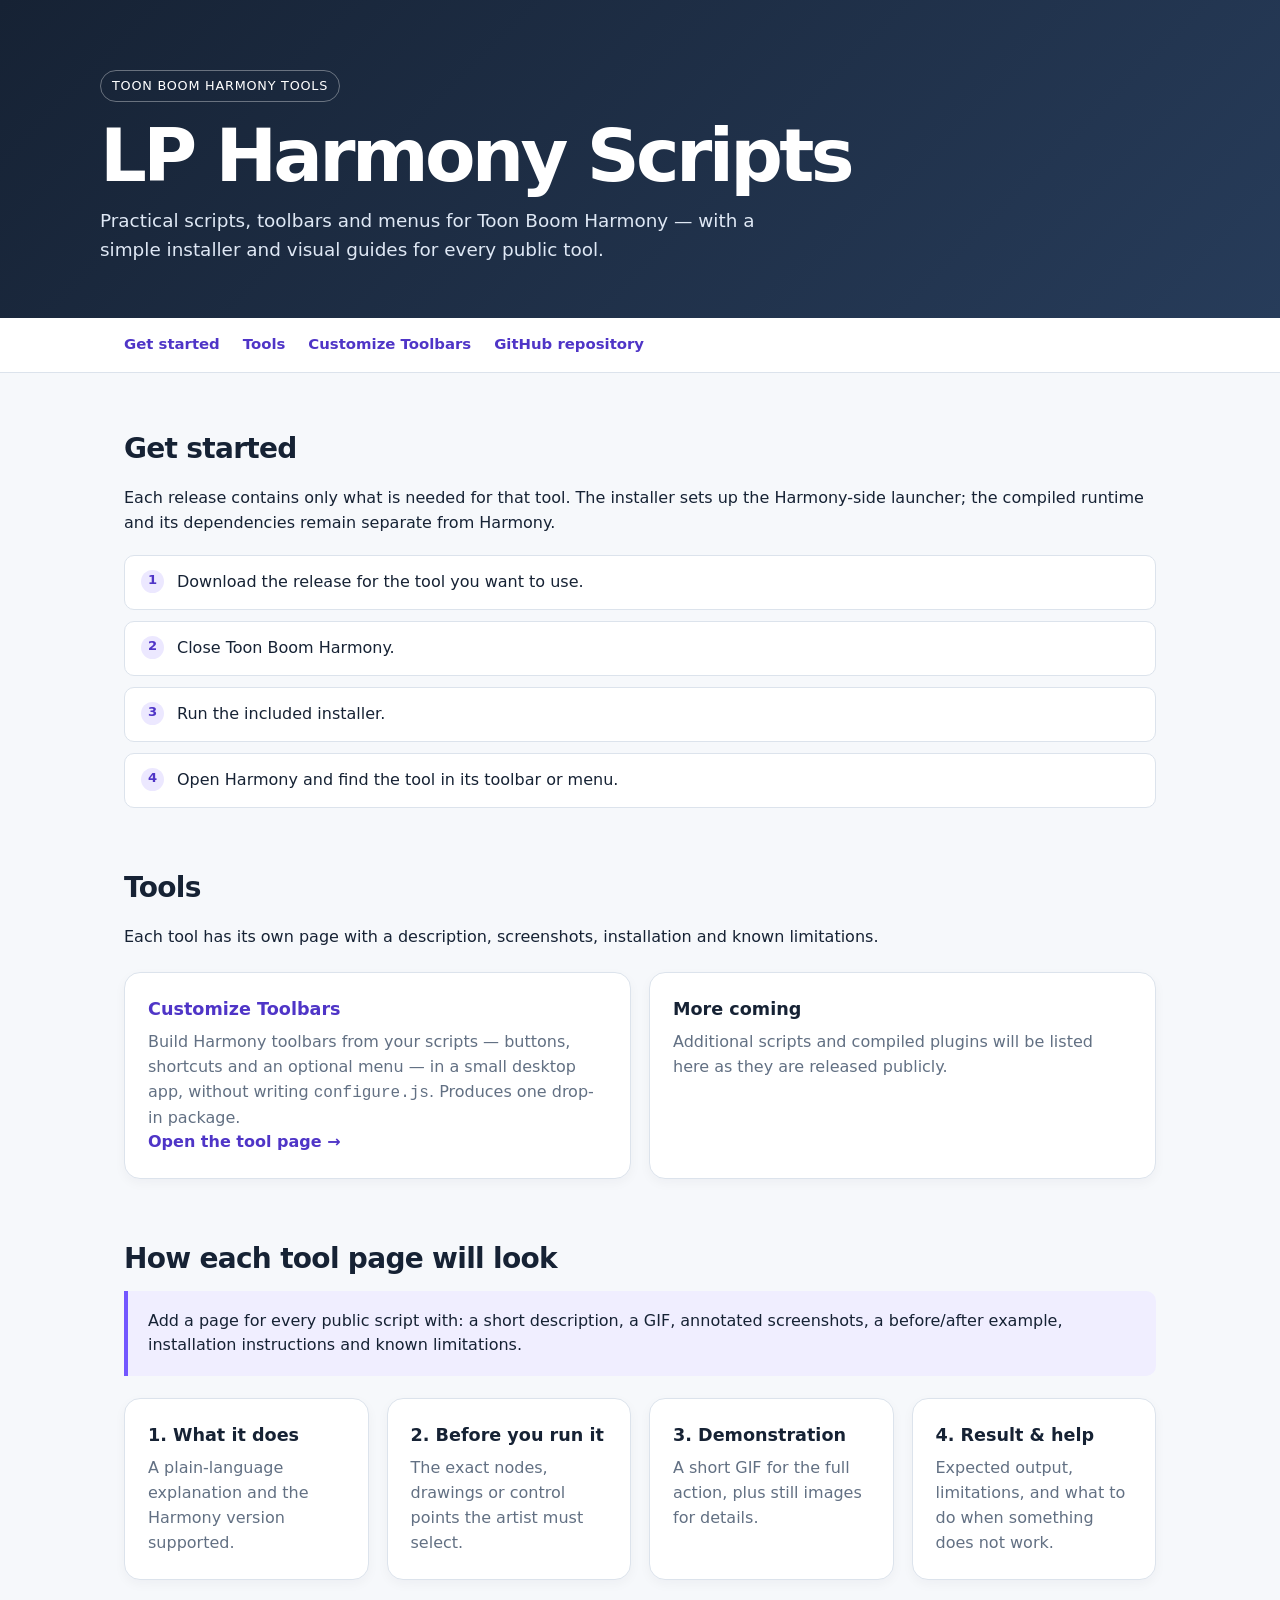
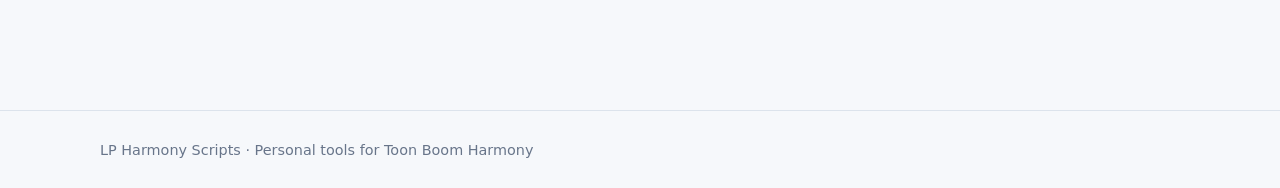
<file: docs/index.html>
<!doctype html>
<html lang="en">
<head>
  <meta charset="utf-8">
  <meta name="viewport" content="width=device-width,initial-scale=1">
  <meta name="description" content="Visual documentation for LP Harmony Scripts.">
  <title>LP Harmony Scripts — Documentation</title>
  <link rel="stylesheet" href="assets/style.css">
</head>
<body>
  <header>
    <div class="wrap">
      <span class="badge">Toon Boom Harmony tools</span>
      <h1>LP Harmony Scripts</h1>
      <p class="lead">Practical scripts, toolbars and menus for Toon Boom Harmony — with a simple installer and visual guides for every public tool.</p>
    </div>
  </header>
  <nav>
    <div class="wrap">
      <a href="#start">Get started</a>
      <a href="#tools">Tools</a>
      <a href="customize-toolbars.html">Customize Toolbars</a>
      <a href="https://github.com/naililian/LP_Harmony_Scripts-JS-PY">GitHub repository</a>
    </div>
  </nav>
  <main class="wrap">
    <section id="start">
      <h2>Get started</h2>
      <p>Each release contains only what is needed for that tool. The installer sets up the Harmony-side launcher; the compiled runtime and its dependencies remain separate from Harmony.</p>
      <ol class="steps">
        <li>Download the release for the tool you want to use.</li>
        <li>Close Toon Boom Harmony.</li>
        <li>Run the included installer.</li>
        <li>Open Harmony and find the tool in its toolbar or menu.</li>
      </ol>
    </section>
    <section id="tools">
      <h2>Tools</h2>
      <p>Each tool has its own page with a description, screenshots, installation and known limitations.</p>
      <div class="grid">
        <article class="card">
          <h3><a href="customize-toolbars.html">Customize Toolbars</a></h3>
          <p>Build Harmony toolbars from your scripts — buttons, shortcuts and an optional menu — in a small desktop app, without writing <code>configure.js</code>. Produces one drop-in package.</p>
          <p><a href="customize-toolbars.html">Open the tool page →</a></p>
        </article>
        <article class="card">
          <h3>More coming</h3>
          <p>Additional scripts and compiled plugins will be listed here as they are released publicly.</p>
        </article>
      </div>
    </section>
    <section id="visual-guides">
      <h2>How each tool page will look</h2>
      <div class="note">Add a page for every public script with: a short description, a GIF, annotated screenshots, a before/after example, installation instructions and known limitations.</div>
      <div class="grid">
        <article class="card"><h3>1. What it does</h3><p>A plain-language explanation and the Harmony version supported.</p></article>
        <article class="card"><h3>2. Before you run it</h3><p>The exact nodes, drawings or control points the artist must select.</p></article>
        <article class="card"><h3>3. Demonstration</h3><p>A short GIF for the full action, plus still images for details.</p></article>
        <article class="card"><h3>4. Result &amp; help</h3><p>Expected output, limitations, and what to do when something does not work.</p></article>
      </div>
    </section>
  </main>
  <footer><div class="wrap">LP Harmony Scripts · Personal tools for Toon Boom Harmony</div></footer>
</body>
</html>
</file>
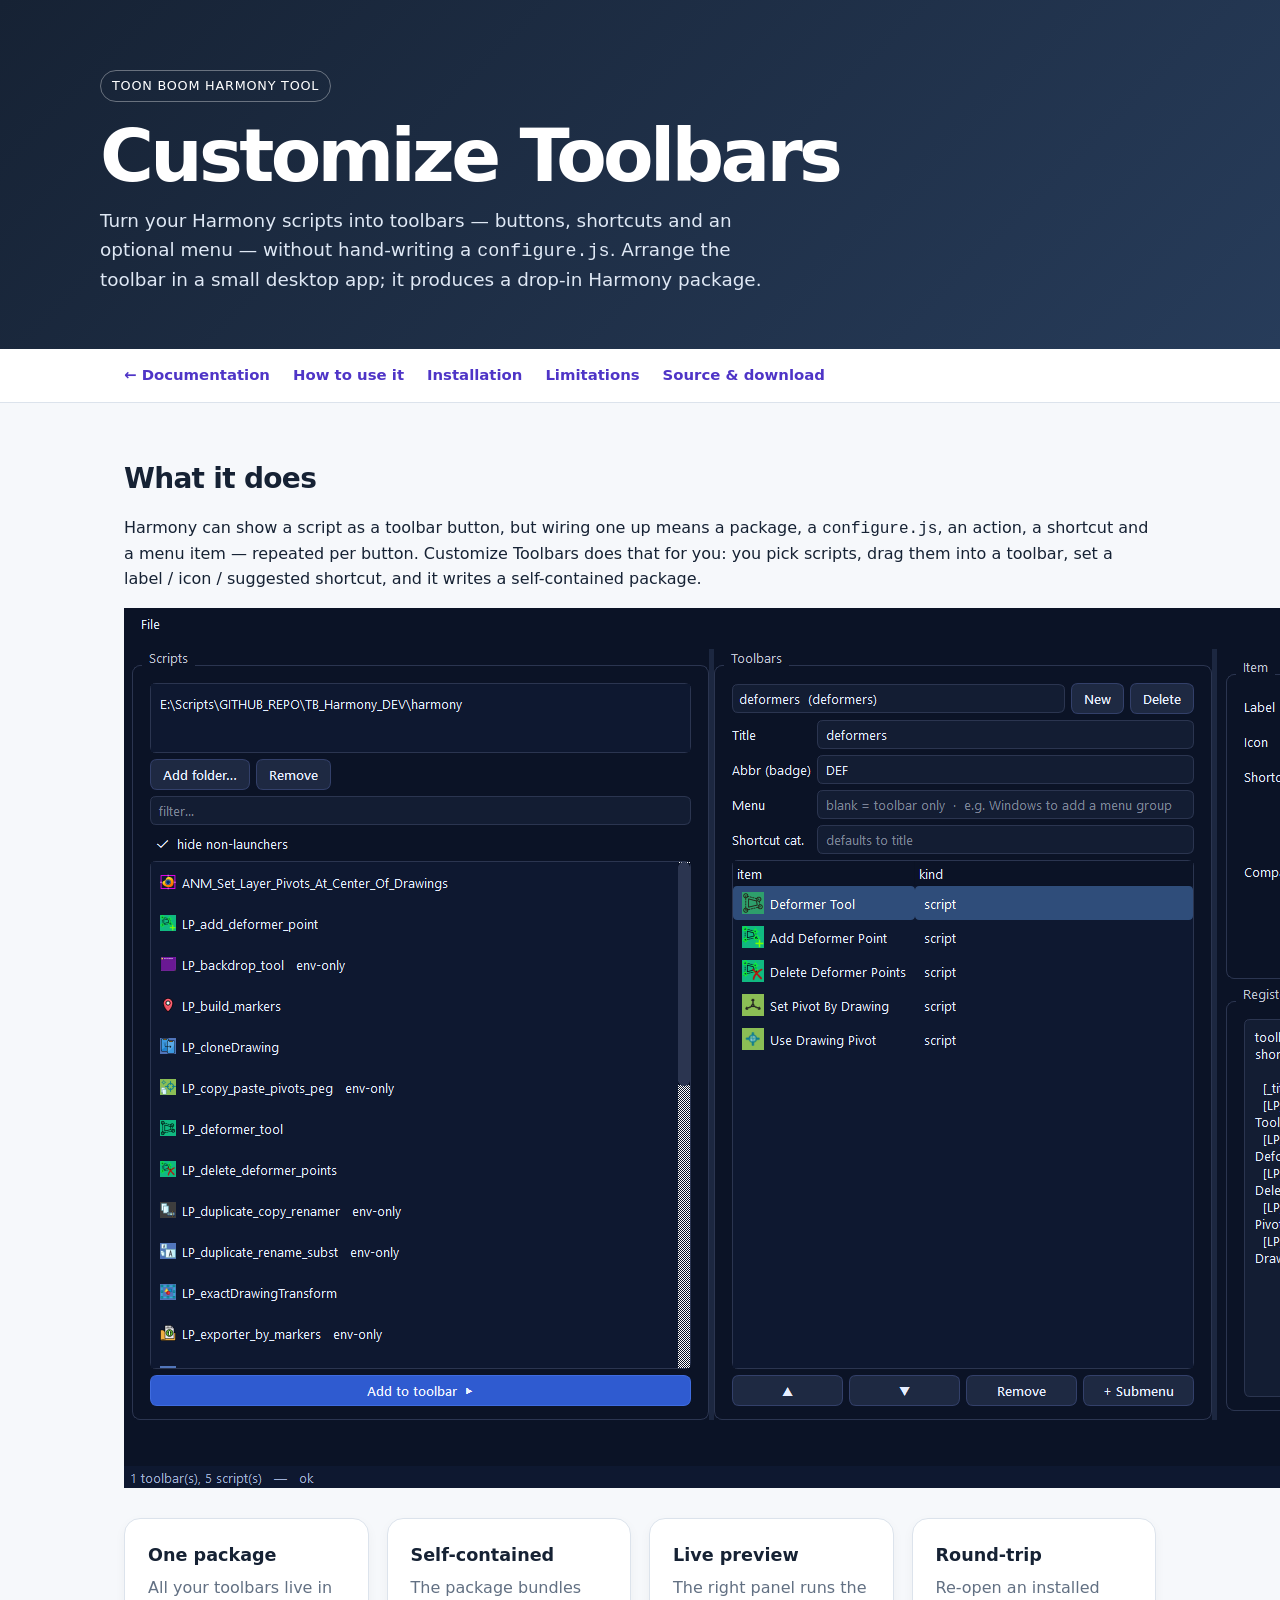
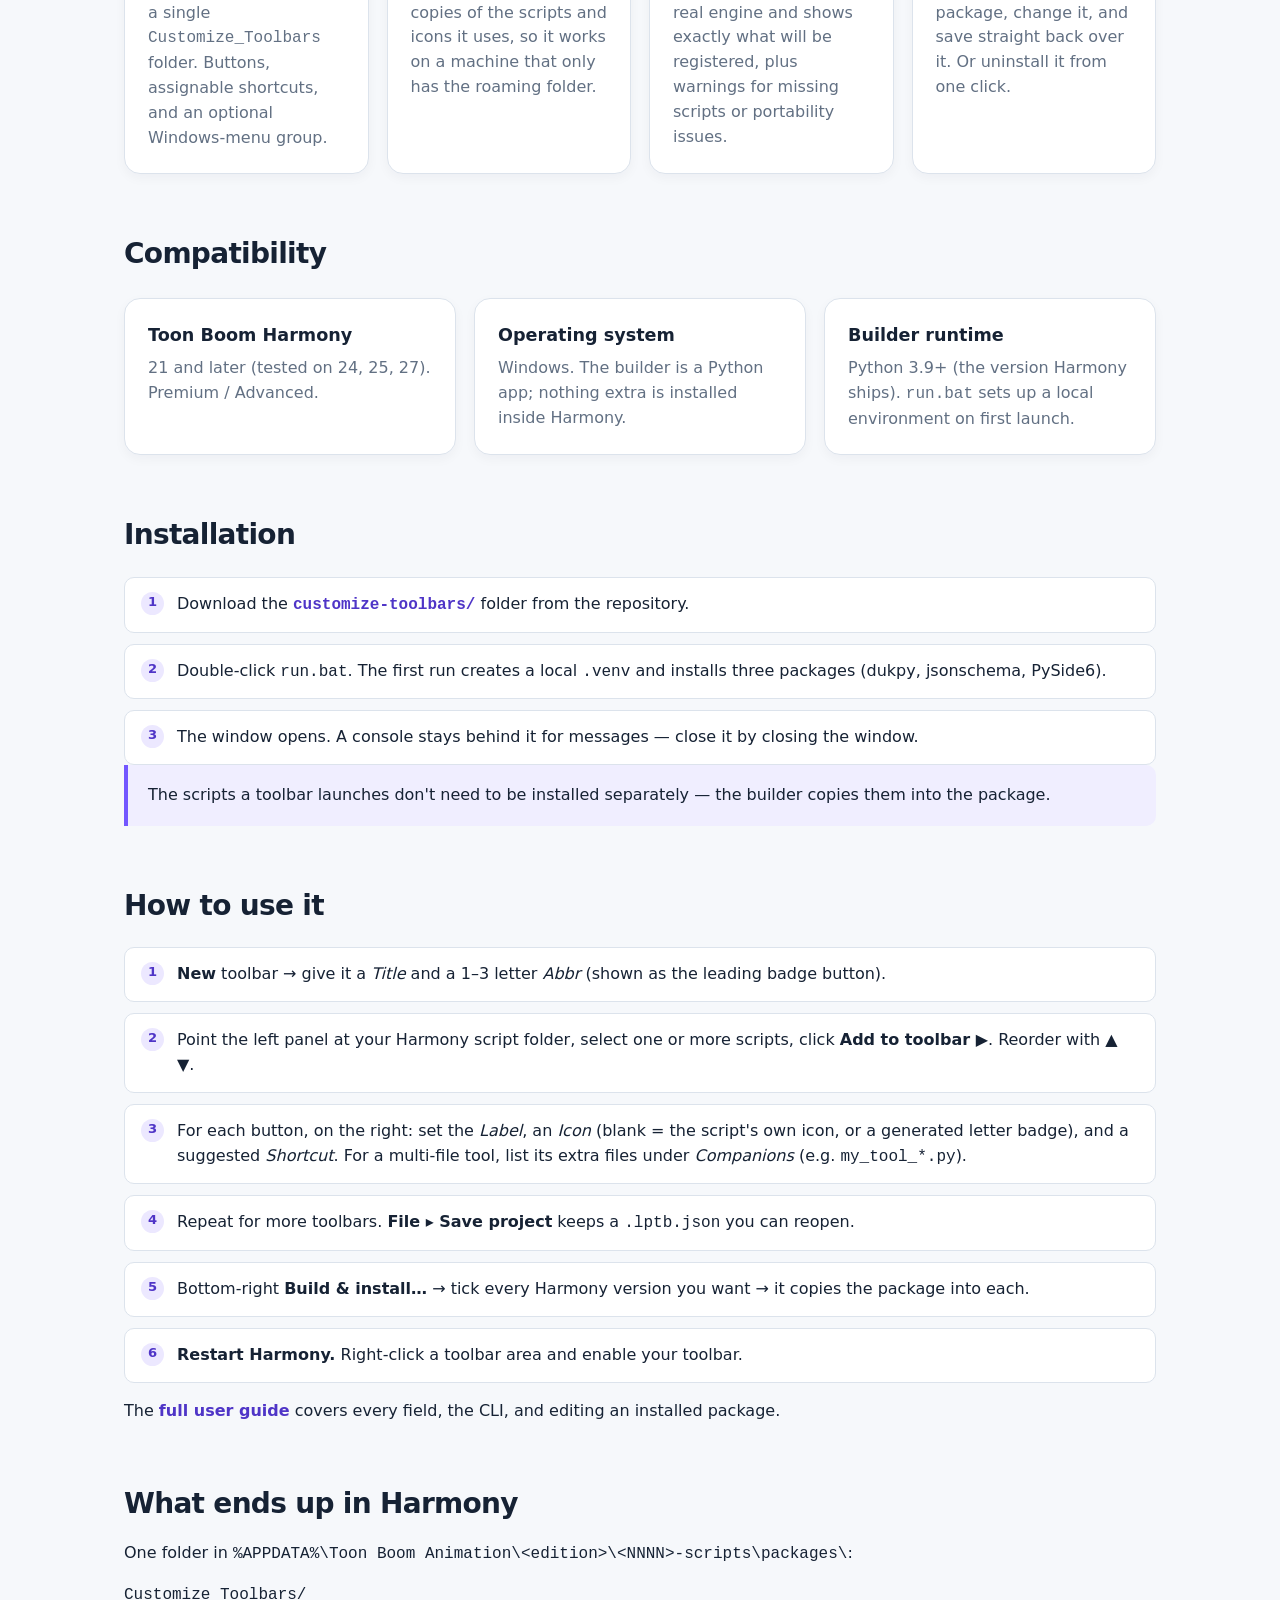
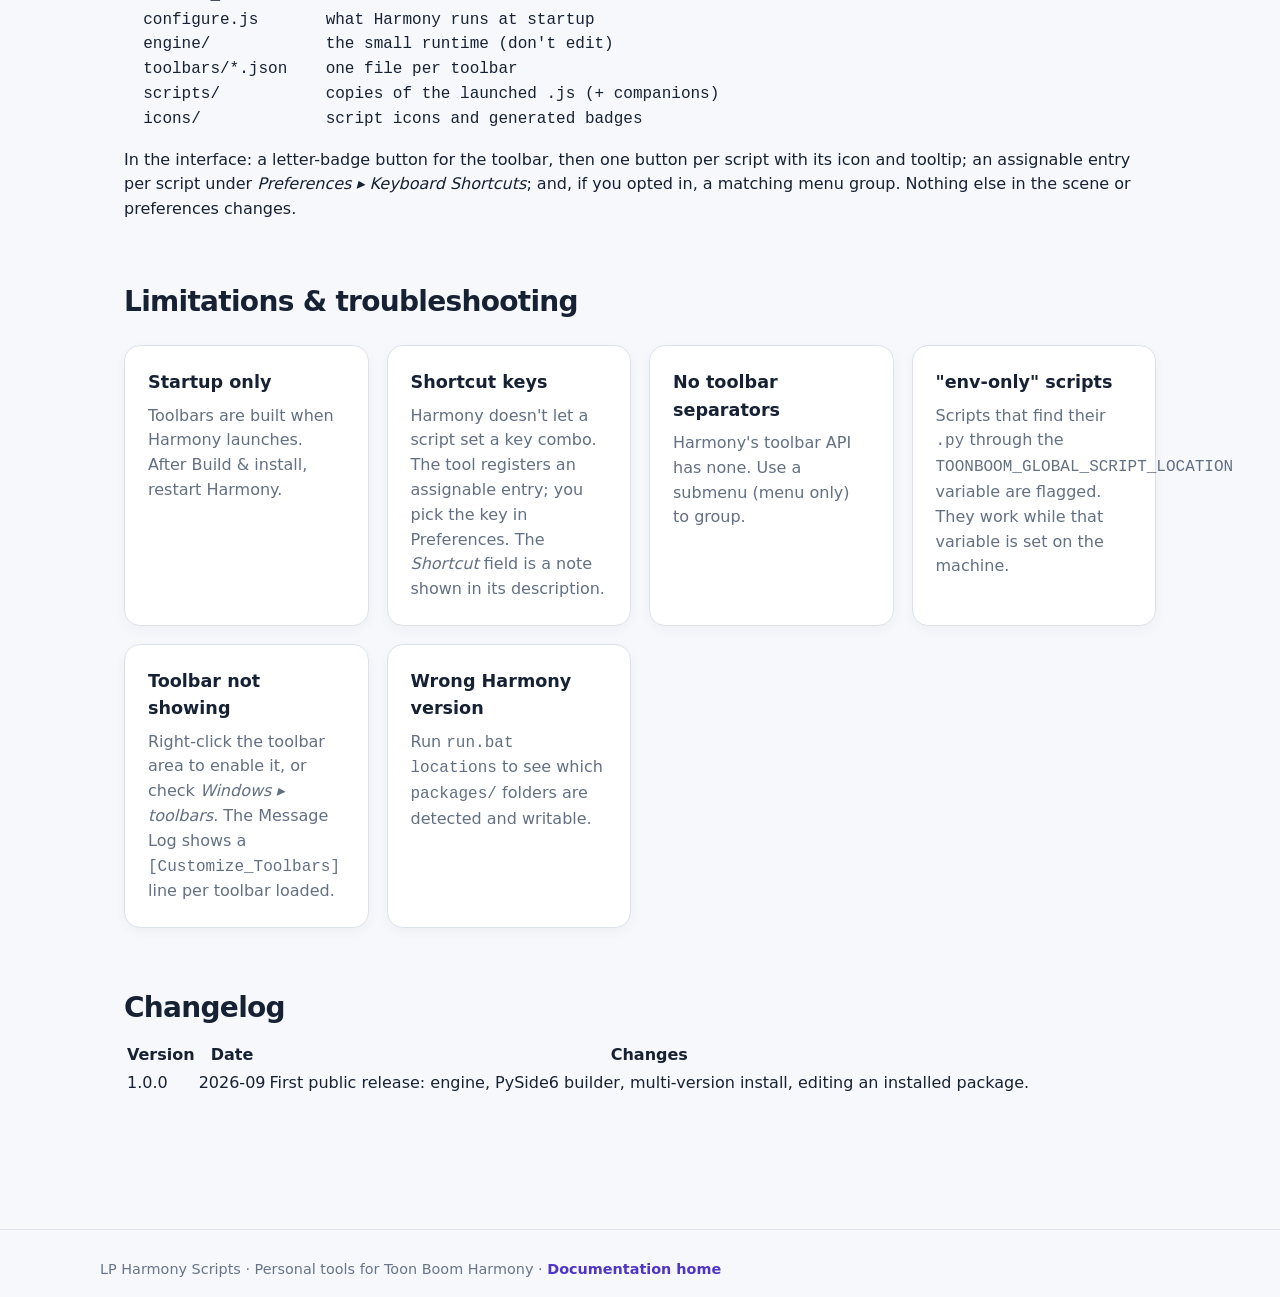
<file: docs/customize-toolbars.html>
<!doctype html>
<html lang="en">
<head>
  <meta charset="utf-8">
  <meta name="viewport" content="width=device-width,initial-scale=1">
  <meta name="description" content="Customize Toolbars — build Toon Boom Harmony toolbars from your scripts without writing configure.js.">
  <title>Customize Toolbars — LP Harmony Scripts</title>
  <link rel="stylesheet" href="assets/style.css">
</head>
<body>
  <header>
    <div class="wrap">
      <span class="badge">Toon Boom Harmony tool</span>
      <h1>Customize Toolbars</h1>
      <p class="lead">Turn your Harmony scripts into toolbars — buttons, shortcuts and an optional menu — without hand-writing a <code>configure.js</code>. Arrange the toolbar in a small desktop app; it produces a drop-in Harmony package.</p>
    </div>
  </header>
  <nav>
    <div class="wrap">
      <a href="index.html">← Documentation</a>
      <a href="#how">How to use it</a>
      <a href="#install">Installation</a>
      <a href="#limits">Limitations</a>
      <a href="https://github.com/naililian/LP_Harmony_Scripts-JS-PY/tree/main/customize-toolbars">Source &amp; download</a>
    </div>
  </nav>
  <main class="wrap">

    <section id="overview">
      <h2>What it does</h2>
      <p>Harmony can show a script as a toolbar button, but wiring one up means a package, a <code>configure.js</code>, an action, a shortcut and a menu item — repeated per button. Customize Toolbars does that for you: you pick scripts, drag them into a toolbar, set a label / icon / suggested shortcut, and it writes a self-contained package.</p>
      <p><img src="assets/customize-toolbars.png" alt="The Customize Toolbars window: a script list on the left, the toolbar being assembled in the centre, and a live preview of what Harmony will register on the right."></p>
      <div class="grid">
        <article class="card"><h3>One package</h3><p>All your toolbars live in a single <code>Customize_Toolbars</code> folder. Buttons, assignable shortcuts, and an optional Windows-menu group.</p></article>
        <article class="card"><h3>Self-contained</h3><p>The package bundles copies of the scripts and icons it uses, so it works on a machine that only has the roaming folder.</p></article>
        <article class="card"><h3>Live preview</h3><p>The right panel runs the real engine and shows exactly what will be registered, plus warnings for missing scripts or portability issues.</p></article>
        <article class="card"><h3>Round-trip</h3><p>Re-open an installed package, change it, and save straight back over it. Or uninstall it from one click.</p></article>
      </div>
    </section>

    <section id="compat">
      <h2>Compatibility</h2>
      <div class="grid">
        <article class="card"><h3>Toon Boom Harmony</h3><p>21 and later (tested on 24, 25, 27). Premium / Advanced.</p></article>
        <article class="card"><h3>Operating system</h3><p>Windows. The builder is a Python app; nothing extra is installed inside Harmony.</p></article>
        <article class="card"><h3>Builder runtime</h3><p>Python 3.9+ (the version Harmony ships). <code>run.bat</code> sets up a local environment on first launch.</p></article>
      </div>
    </section>

    <section id="install">
      <h2>Installation</h2>
      <ol class="steps">
        <li>Download the <a href="https://github.com/naililian/LP_Harmony_Scripts-JS-PY/tree/main/customize-toolbars"><code>customize-toolbars/</code></a> folder from the repository.</li>
        <li>Double-click <code>run.bat</code>. The first run creates a local <code>.venv</code> and installs three packages (dukpy, jsonschema, PySide6).</li>
        <li>The window opens. A console stays behind it for messages — close it by closing the window.</li>
      </ol>
      <div class="note">The scripts a toolbar launches don't need to be installed separately — the builder copies them into the package.</div>
    </section>

    <section id="how">
      <h2>How to use it</h2>
      <ol class="steps">
        <li><strong>New</strong> toolbar → give it a <em>Title</em> and a 1–3 letter <em>Abbr</em> (shown as the leading badge button).</li>
        <li>Point the left panel at your Harmony script folder, select one or more scripts, click <strong>Add to toolbar ▶</strong>. Reorder with ▲ ▼.</li>
        <li>For each button, on the right: set the <em>Label</em>, an <em>Icon</em> (blank = the script's own icon, or a generated letter badge), and a suggested <em>Shortcut</em>. For a multi-file tool, list its extra files under <em>Companions</em> (e.g. <code>my_tool_*.py</code>).</li>
        <li>Repeat for more toolbars. <strong>File ▸ Save project</strong> keeps a <code>.lptb.json</code> you can reopen.</li>
        <li>Bottom-right <strong>Build &amp; install…</strong> → tick every Harmony version you want → it copies the package into each.</li>
        <li><strong>Restart Harmony.</strong> Right-click a toolbar area and enable your toolbar.</li>
      </ol>
      <p>The <a href="https://github.com/naililian/LP_Harmony_Scripts-JS-PY/blob/main/customize-toolbars/docs/user-guide.md">full user guide</a> covers every field, the CLI, and editing an installed package.</p>
    </section>

    <section id="result">
      <h2>What ends up in Harmony</h2>
      <p>One folder in <code>%APPDATA%\Toon&nbsp;Boom&nbsp;Animation\&lt;edition&gt;\&lt;NNNN&gt;-scripts\packages\</code>:</p>
      <pre><code>Customize_Toolbars/
  configure.js       what Harmony runs at startup
  engine/            the small runtime (don't edit)
  toolbars/*.json    one file per toolbar
  scripts/           copies of the launched .js (+ companions)
  icons/             script icons and generated badges</code></pre>
      <p>In the interface: a letter-badge button for the toolbar, then one button per script with its icon and tooltip; an assignable entry per script under <em>Preferences ▸ Keyboard Shortcuts</em>; and, if you opted in, a matching menu group. Nothing else in the scene or preferences changes.</p>
    </section>

    <section id="limits">
      <h2>Limitations &amp; troubleshooting</h2>
      <div class="grid">
        <article class="card"><h3>Startup only</h3><p>Toolbars are built when Harmony launches. After Build &amp; install, restart Harmony.</p></article>
        <article class="card"><h3>Shortcut keys</h3><p>Harmony doesn't let a script set a key combo. The tool registers an assignable entry; you pick the key in Preferences. The <em>Shortcut</em> field is a note shown in its description.</p></article>
        <article class="card"><h3>No toolbar separators</h3><p>Harmony's toolbar API has none. Use a submenu (menu only) to group.</p></article>
        <article class="card"><h3>"env-only" scripts</h3><p>Scripts that find their <code>.py</code> through the <code>TOONBOOM_GLOBAL_SCRIPT_LOCATION</code> variable are flagged. They work while that variable is set on the machine.</p></article>
        <article class="card"><h3>Toolbar not showing</h3><p>Right-click the toolbar area to enable it, or check <em>Windows ▸ toolbars</em>. The Message Log shows a <code>[Customize_Toolbars]</code> line per toolbar loaded.</p></article>
        <article class="card"><h3>Wrong Harmony version</h3><p>Run <code>run.bat locations</code> to see which <code>packages/</code> folders are detected and writable.</p></article>
      </div>
    </section>

    <section id="changelog">
      <h2>Changelog</h2>
      <table>
        <thead><tr><th>Version</th><th>Date</th><th>Changes</th></tr></thead>
        <tbody>
          <tr><td>1.0.0</td><td>2026-09</td><td>First public release: engine, PySide6 builder, multi-version install, editing an installed package.</td></tr>
        </tbody>
      </table>
    </section>

  </main>
  <footer><div class="wrap">LP Harmony Scripts · Personal tools for Toon Boom Harmony · <a href="index.html">Documentation home</a></div></footer>
</body>
</html>
</file>
<file: docs/assets/style.css>
:root { --ink:#162234; --muted:#627083; --paper:#f6f8fb; --panel:#ffffff; --accent:#7357ff; --accent-dark:#4f35c7; --line:#dce3ec; }
* { box-sizing:border-box; }
body { margin:0; color:var(--ink); background:var(--paper); font:16px/1.55 Inter, ui-sans-serif, system-ui, -apple-system, BlinkMacSystemFont, "Segoe UI", sans-serif; }
a { color:var(--accent-dark); font-weight:650; text-decoration:none; }
a:hover { text-decoration:underline; }
header { background:linear-gradient(135deg,#162234,#273c5a); color:#fff; padding:70px 24px 54px; }
.wrap { width:min(1080px,100%); margin:auto; }
.badge { display:inline-block; padding:5px 11px; border:1px solid rgba(255,255,255,.35); border-radius:999px; font-size:.8rem; letter-spacing:.06em; text-transform:uppercase; }
h1 { font-size:clamp(2.3rem,6vw,4.6rem); line-height:1; margin:17px 0 15px; letter-spacing:-.05em; }
.lead { max-width:680px; margin:0; color:#dfe8f5; font-size:1.15rem; }
nav { background:#fff; border-bottom:1px solid var(--line); }
nav .wrap { display:flex; gap:23px; flex-wrap:wrap; padding:15px 24px; font-size:.93rem; }
main { padding:54px 24px 72px; }
section { margin:0 0 58px; }
h2 { font-size:1.75rem; letter-spacing:-.025em; margin:0 0 10px; }
.grid { display:grid; grid-template-columns:repeat(auto-fit,minmax(235px,1fr)); gap:18px; margin-top:22px; }
.card { background:var(--panel); border:1px solid var(--line); border-radius:16px; padding:23px; box-shadow:0 4px 12px rgba(22,34,52,.04); }
.card h3 { margin:0 0 7px; font-size:1.1rem; }
.card p { color:var(--muted); margin:0; }
.steps { counter-reset:step; display:grid; gap:11px; margin:20px 0 0; padding:0; }
.steps li { list-style:none; padding:14px 16px 14px 52px; background:#fff; border:1px solid var(--line); border-radius:10px; position:relative; }
.steps li::before { counter-increment:step; content:counter(step); position:absolute; left:16px; top:14px; width:23px; height:23px; border-radius:50%; background:#ece8ff; color:var(--accent-dark); text-align:center; font-size:.82rem; font-weight:800; }
.note { padding:18px 20px; border-left:4px solid var(--accent); background:#f0eeff; border-radius:0 10px 10px 0; }
footer { color:#68758a; border-top:1px solid var(--line); padding:28px 24px; font-size:.9rem; }
@media (max-width:600px) { header { padding-top:52px; } main { padding-top:40px; } }
</file>
